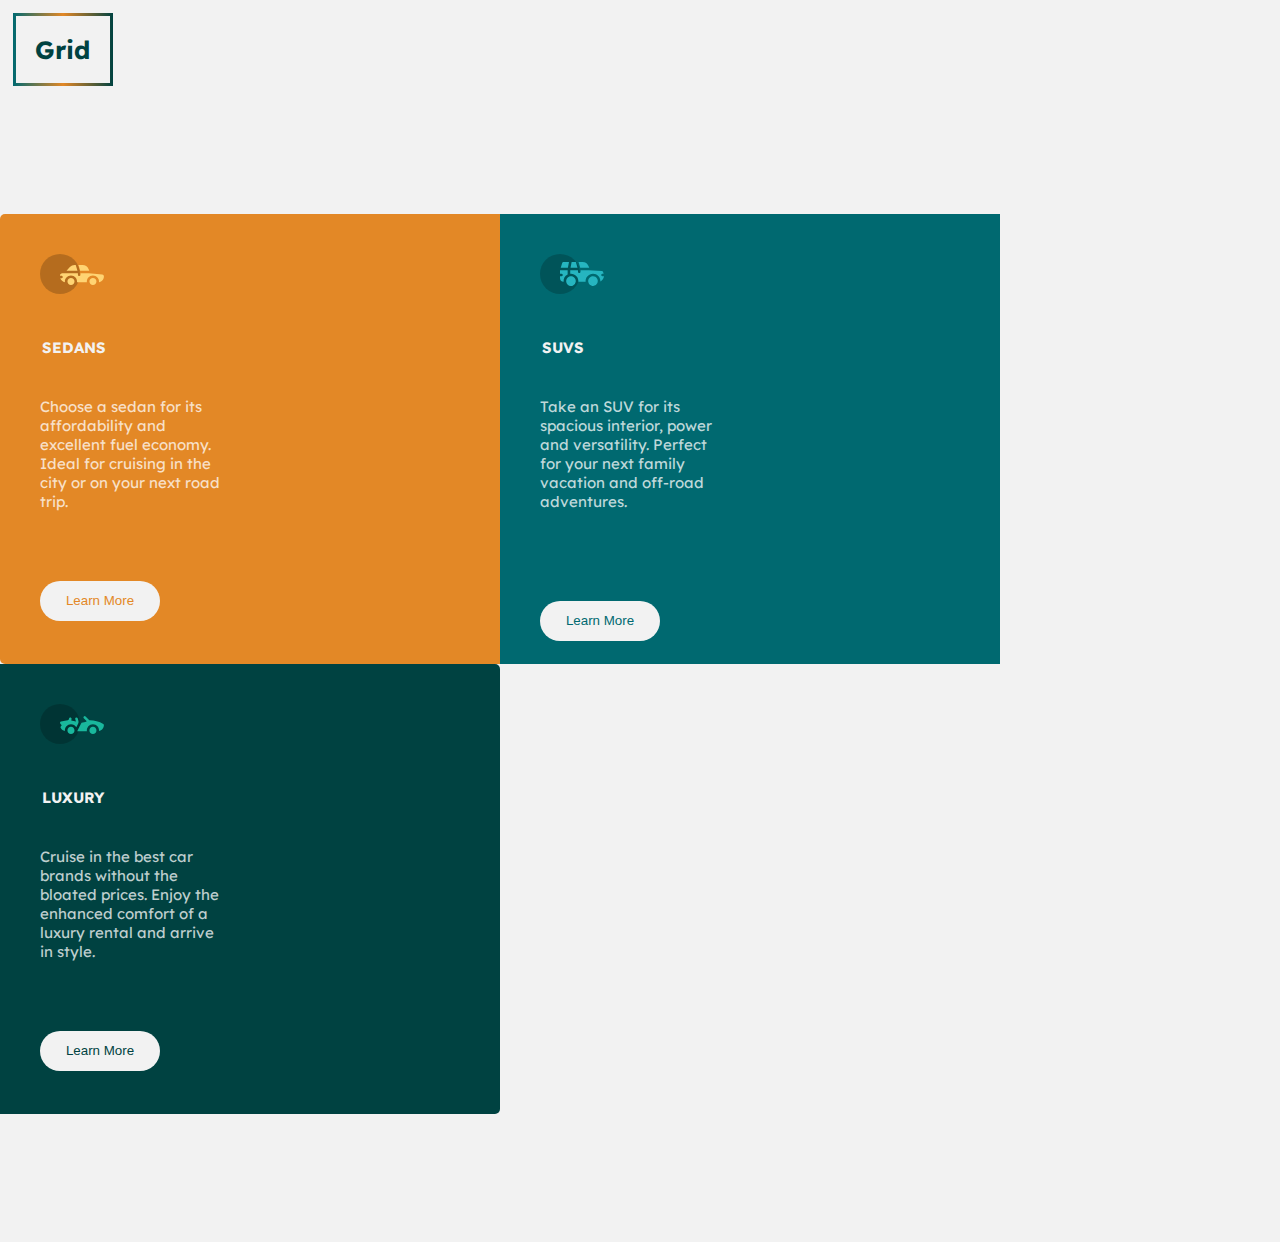
<file: index.html>
<!DOCTYPE html>
<html lang="en">
  <head>
    <meta charset="UTF-8" />
    <meta http-equiv="X-UA-Compatible" content="IE=edge" />
    <meta name="viewport" content="width=device-width, initial-scale=1.0" />
    <title>Card</title>
    <link
      rel="shortcut icon"
      href="images/favicon-32x32.png"
      type="image/x-icon"
    />
    <link rel="stylesheet" href="style.css">
  </head>
  <body>
    <header>
      <div class="link-border-wrap">
        <div class="link">
            <a href="grid.html">Grid</a>
         </div></div>
    </header>
    <main>
      <section>
        <div class="container flex">
          <div class="card sedan">
            <img src="images/icon-sedans.svg" alt="" />
            <h4>SEDANS</h4>
            <p class="text">Choose a sedan for its affordability and excellent fuel economy. Ideal for cruising in the city or on your next road trip.</p>
            <button type="submit" class="btn">Learn More</button>
          </div>
          <div class="card suv">
            <img src="images/icon-suvs.svg" alt="" />
            <h4>SUVS</h4>
            <p class="text">Take an SUV for its spacious interior, power and versatility. Perfect for your next family vacation and off-road adventures.</p>
            <button type="submit" class="btn">Learn More</button>
          </div>
          <div class="card luxury">
            <img src="images/icon-luxury.svg" alt="" />
            <h4>LUXURY</h4>
            <p class="text">Cruise in the best car brands without the bloated prices. Enjoy the enhanced comfort of a luxury rental and arrive in style.</p>
            <button type="submit" class="btn">Learn More</button>
          </div>
        </div>
      </section>
    </main>
  </body>
</html>
</file>
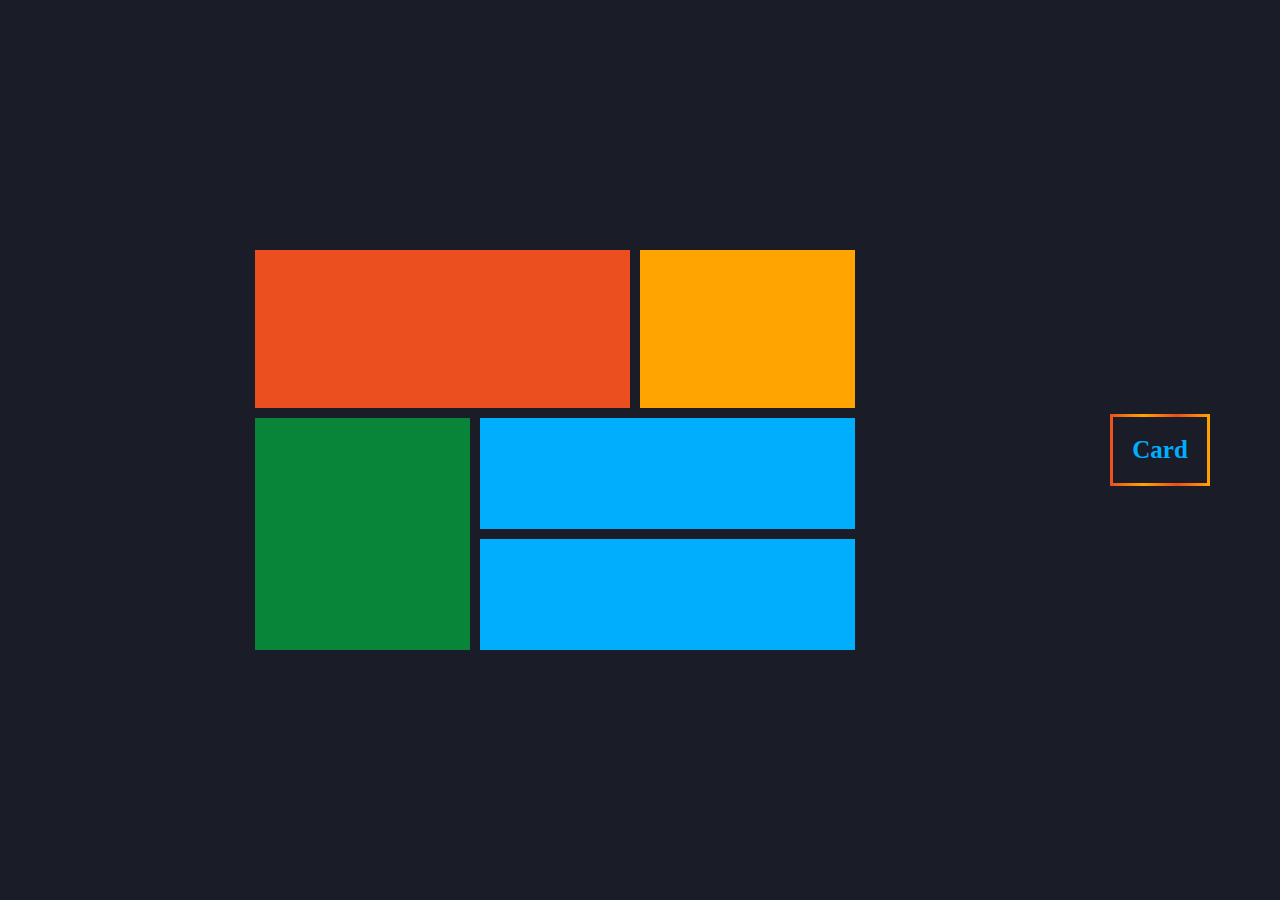
<file: grid.html>
<!DOCTYPE html>
<html lang="en">
<head>
    <meta charset="UTF-8">
    <meta http-equiv="X-UA-Compatible" content="IE=edge">
    <meta name="viewport" content="width=device-width, initial-scale=1.0">
    <title>Zuri Training | Grid Layout</title>
    <link rel="stylesheet" href="grid.css">
</head>
<body>
   <main>
    <div class="item-a"></div>
    <div class="item-b"></div>
    <div class="item-c"></div>
    <div class="item-d"></div>
    <div class="item-e"></div>
   </main> 
   <footer >
   <div class="link-border-wrap">
    <div class="link">
        <a href="index.html">Card</a>
     </div></div>
</footer>
   
</body>
</html>
</file>
<file: style.css>
@import url("https://fonts.googleapis.com/css?family=Lexend+Deca&family=Big+Shoulders+Display&display=swap");
/** colors **/
:root{
    /** Primary **/
    --sedan: hsl(31, 77%, 52%);
    --suv: hsl(184, 100%, 22%);
    --luxury: hsl(179, 100%, 13%);
    /** Neutral **/
    --para: hsla(0, 0%, 100%, 0.75);
    --primary: hsl(0, 0%, 95%);
}
/* Global styles */
*,
*::before,
*::after {
  margin: 0;
  padding: 0;
  box-sizing: inherit;
}
html {
    font-family: 'Lexend Deca';
    font-weight: 400;
    font-size: 15px;
    box-sizing: border-box;
    scroll-behavior: smooth;
    background: var(--primary);
  }
.sedan{
    background: var(--sedan);
    border-radius: 5px 0 0 5px;
}
.suv{
    background: var(--suv);
}
.luxury{
    background: var(--luxury);
    border-radius: 0 5px 5px 0;
}
.container{
    margin-left: 15%;
    margin-bottom: 10%;
}
.card{
  float: left;
  width: 300px;
  padding: 10px;
  height: 450px;  
  
}
.container:after{
content: "";
display: table;
clear: both;
}
img{
    margin-left: 30px;
    margin-top: 30px;  
}
h4{
    margin-left: 32px;
    margin-top: 40px;
    color: var(--primary);
    font-family: "",;
    font-weight: 700;
}
.text{
    width: 190px;
    margin-left: 30px;
    margin-top: 40px;
    color: var(--para);

}
.btn{
    margin-left: 30px;
    margin-top: 70px;
    height: 40px;
    width: 120px;
    border: none;
    border-radius: 25px; 
    background: var(--primary); 

}
.sedan .btn{
    color: var(--sedan);
}
.sedan .btn:hover{
    border-radius: 25px;
    border: 2px solid var(--primary);
    color: var(--primary);
    background: transparent;
    cursor: pointer;
}
.suv .btn{
    color: var(--suv);
    margin-top: 90px;
}
.suv .btn:hover{
    border-radius: 25px;
    border: 2px solid var(--primary);
    color: var(--primary);
    background: transparent;
    cursor: pointer;
}

.luxury .btn{
    color: var(--luxury);
}
.luxury .btn:hover{
    border-radius: 25px;
    border: 2px solid var(--primary);
    color: var(--primary);
    background: transparent;
    cursor: pointer;
}
@media (max-width: 1440px) {
    .container{
        width: 100%;
        margin-left: 0;
        margin-right: 0;
        margin-top: 10%;
        margin-bottom: 10%;
    }  
    .card{
        float: left;
        width: 500px;
        padding: 10px;
        height: 450px; 
    }
}
@media (max-width: 375px){
.container{
    width: 100%;
    margin-left: 0;
    margin-right: 0;
    margin-top: 10%;
    margin-bottom: 10%;
}
.sedan{
    background: var(--sedan);
    border-radius: 5px 5px 0 0;
}
.luxury{
    background: var(--luxury);
    border-radius: 0 0 5px 5px;
}
.sedan .btn:hover{
    border-radius: 25px;
    border: 2px solid var(--primary);
    color: var(--primary);
    background: transparent;
}
.suv .btn:hover{
    border-radius: 25px;
    border: 2px solid var(--primary);
    color: var(--primary);
    background: transparent;
}
.luxury .btn:hover{
    border-radius: 25px;
    border: 2px solid var(--primary);
    color: var(--primary);
    background: transparent;
}
html {
    font-family: 'Lexend Deca';
    font-weight: 400;
    font-size: 15px;
    box-sizing: border-box;
    scroll-behavior: smooth;
    background: var(--primary);
  }
}

.link-border-wrap {
    max-width: 100px;
    padding: 1rem;
    position: relative;
    background: linear-gradient(to right, var(--suv), var(--sedan), var(--luxury)) ;
    padding: 3px;
    margin-top: 1%;
    margin-left: 1%;
  }
  
  .link  {
    background: var(--primary);
    padding: 1.2rem;
    text-align: center;
  }
  a {
    color: var(--luxury);
    text-decoration: none;
    font-size: 25px;
    font-weight: bold;
  }
</file>
<file: grid.css>
* {
    margin: 0;
    padding: 0;
}
body {
    background-color: #1A1C28;
    display: flex;
    place-items: center;
    min-height: 100vh;
}
main{
    display: grid;
    grid-template-areas: 
    'a a b'
    'a a b'
    'c d d'
    'c e e'
    ;
    gap: 10px;
    width: 600px;
    margin: auto;
    height: 400px;
}
main div {
    padding: 2em;
    text-align: center;
}
.item-a {
background-color: #EB4F1F;
grid-area: a;
}
.item-b {
background-color: #FFA401;
grid-area: b;
}
.item-c {
background-color: #088539;
grid-area: c;
}
.item-d {
background-color: #01AEFD;
grid-area: d;
}
.item-e {
background-color: #01AEFD;
grid-area: e;
}

.link-border-wrap {
    max-width: 200px;
    padding: 1rem;
    position: relative;
    background: linear-gradient(to right, #EB4F1F, #FFA401, #EB4F1F, #FFA401);
    padding: 3px;
    margin-right: 70px;
  }
  
  .link  {
    background: #1A1C28;
    padding: 1.2rem;
  }
  a {
    color: #01AEFD;
    text-decoration: none;
    font-size: 25px;
    font-weight: bold;
  }
</file>
